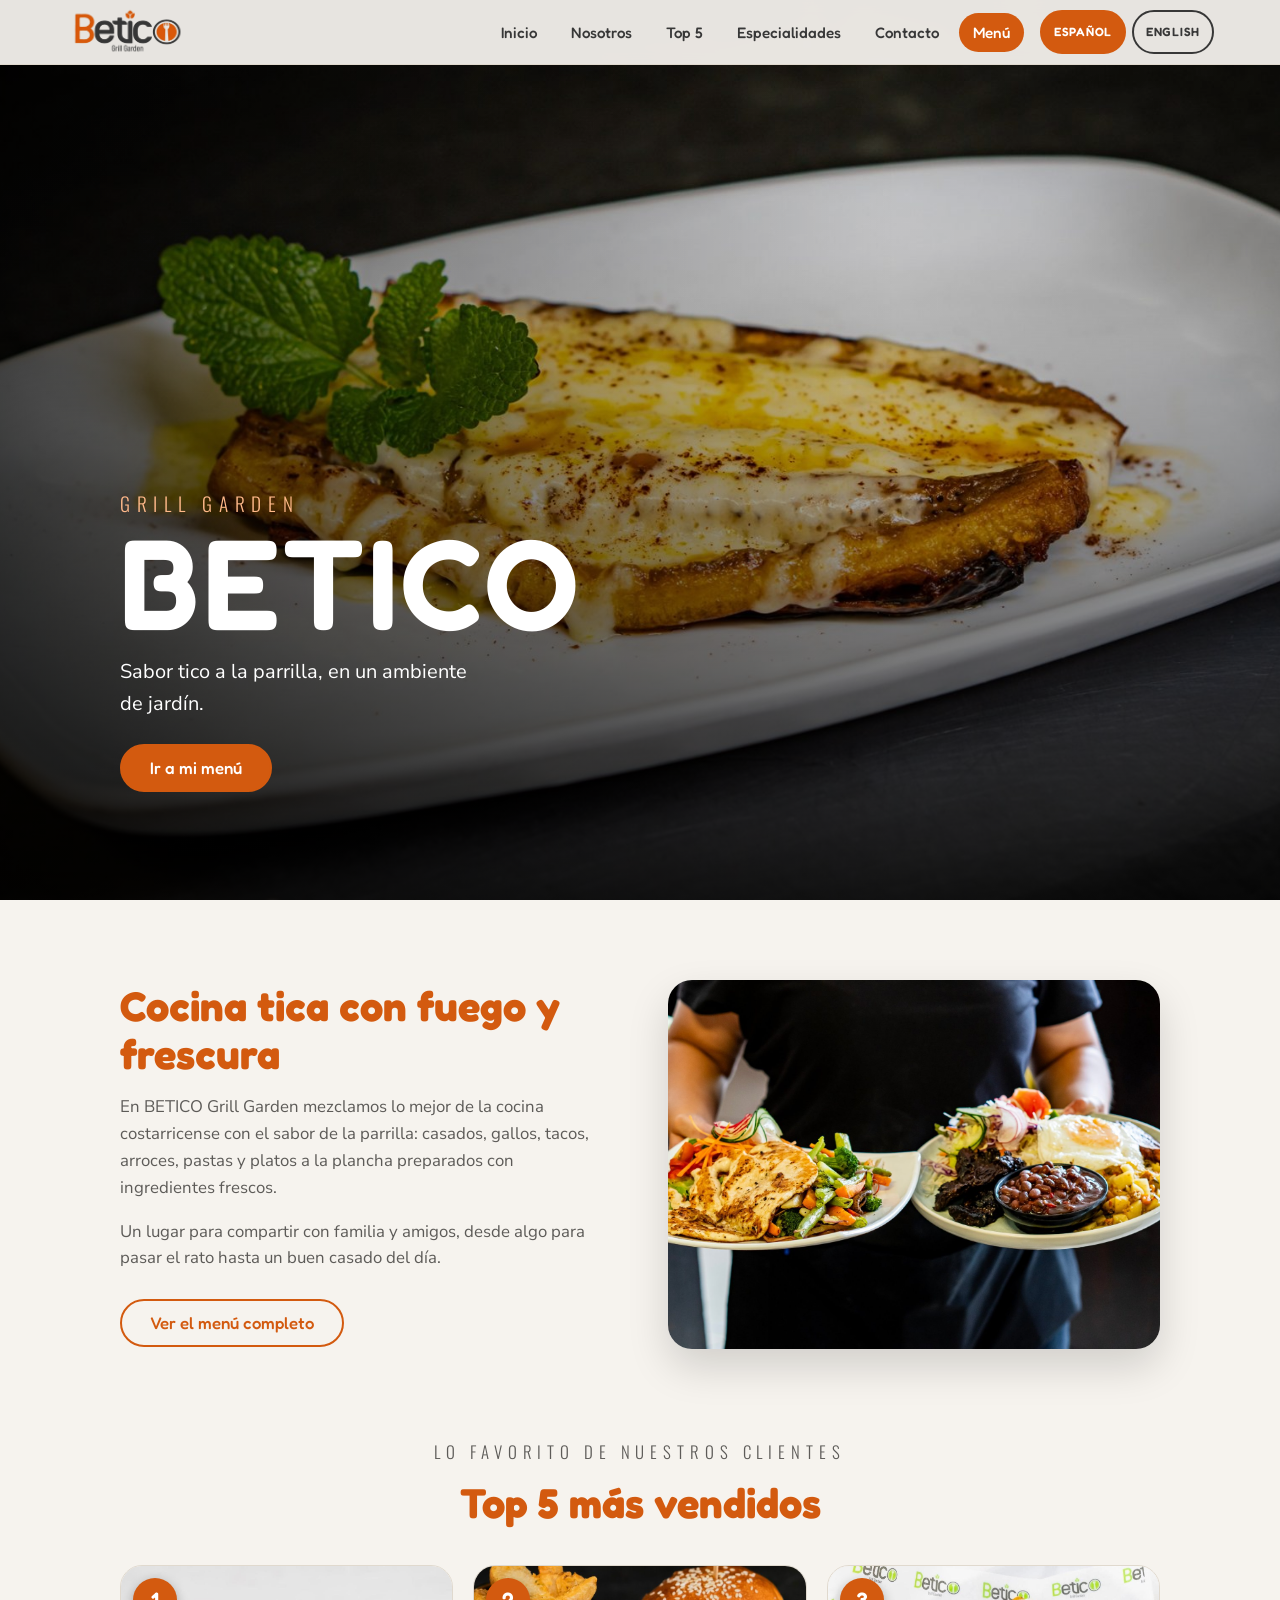
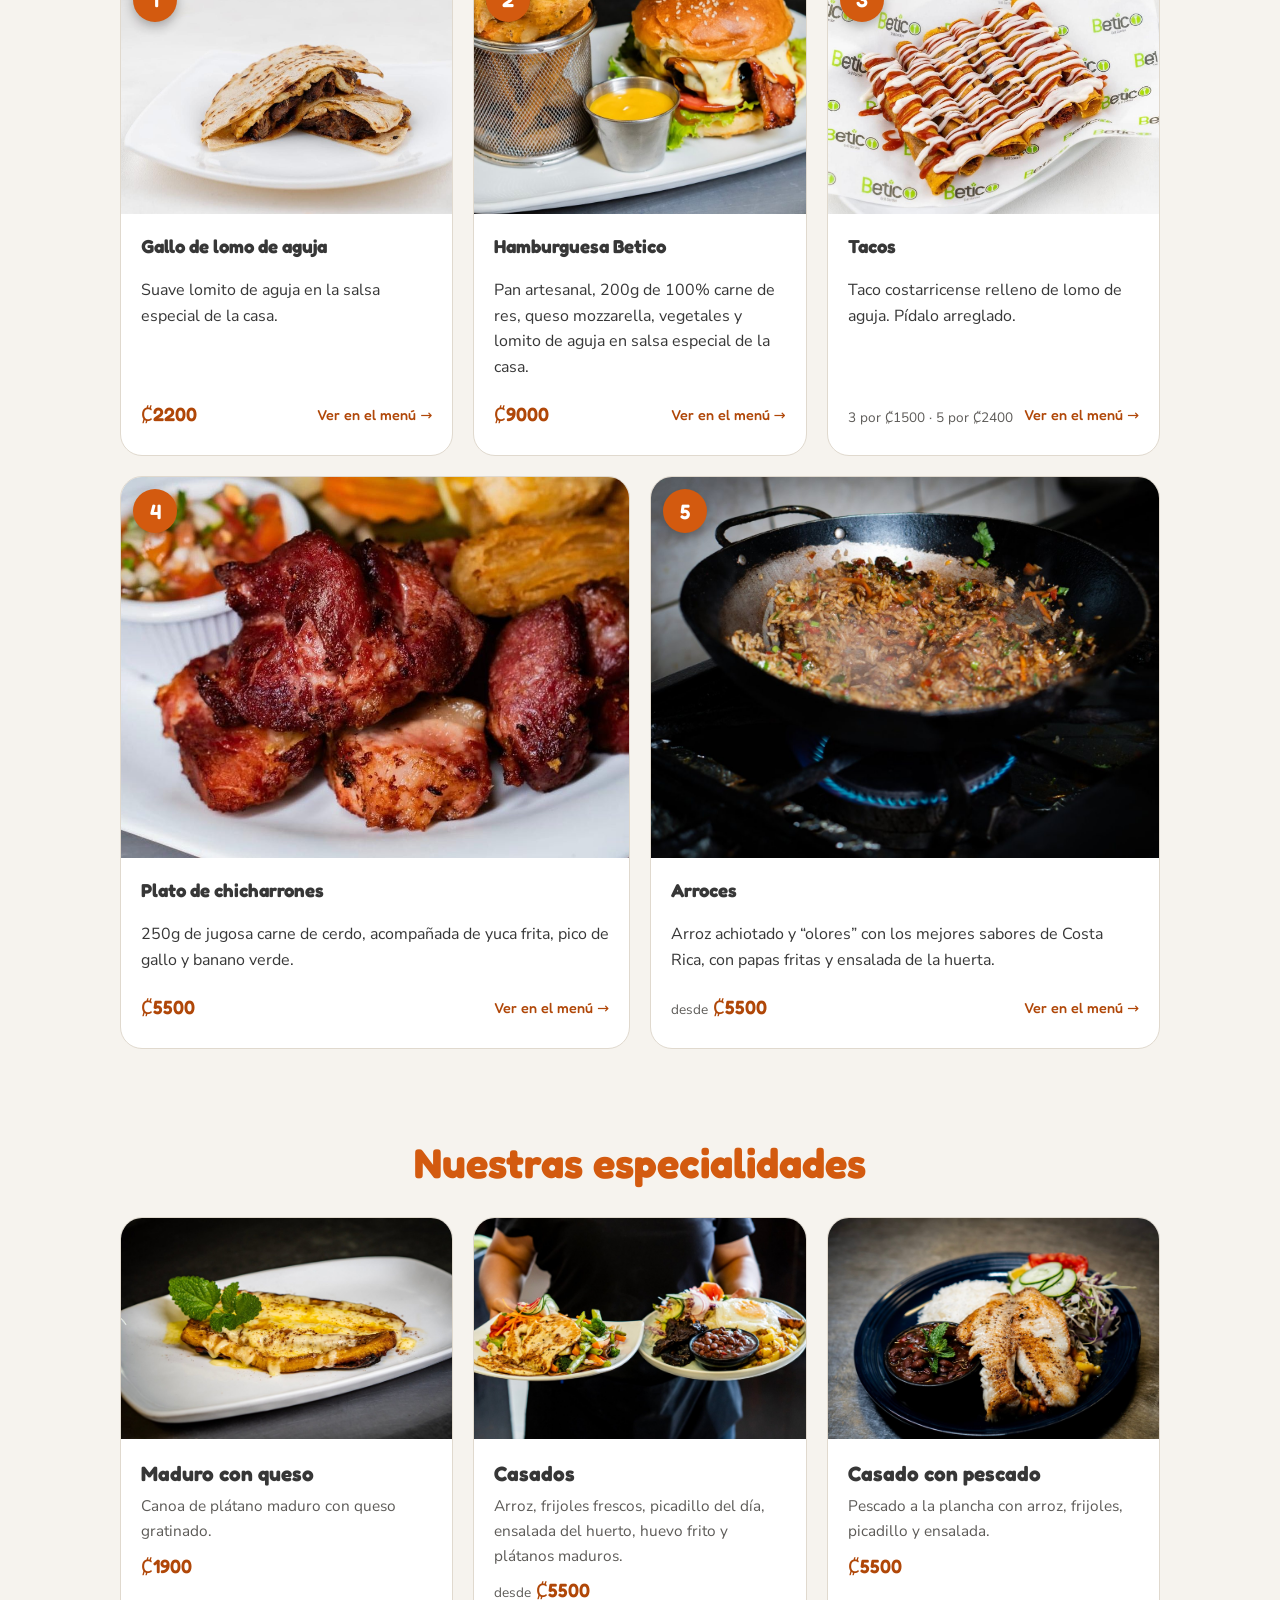
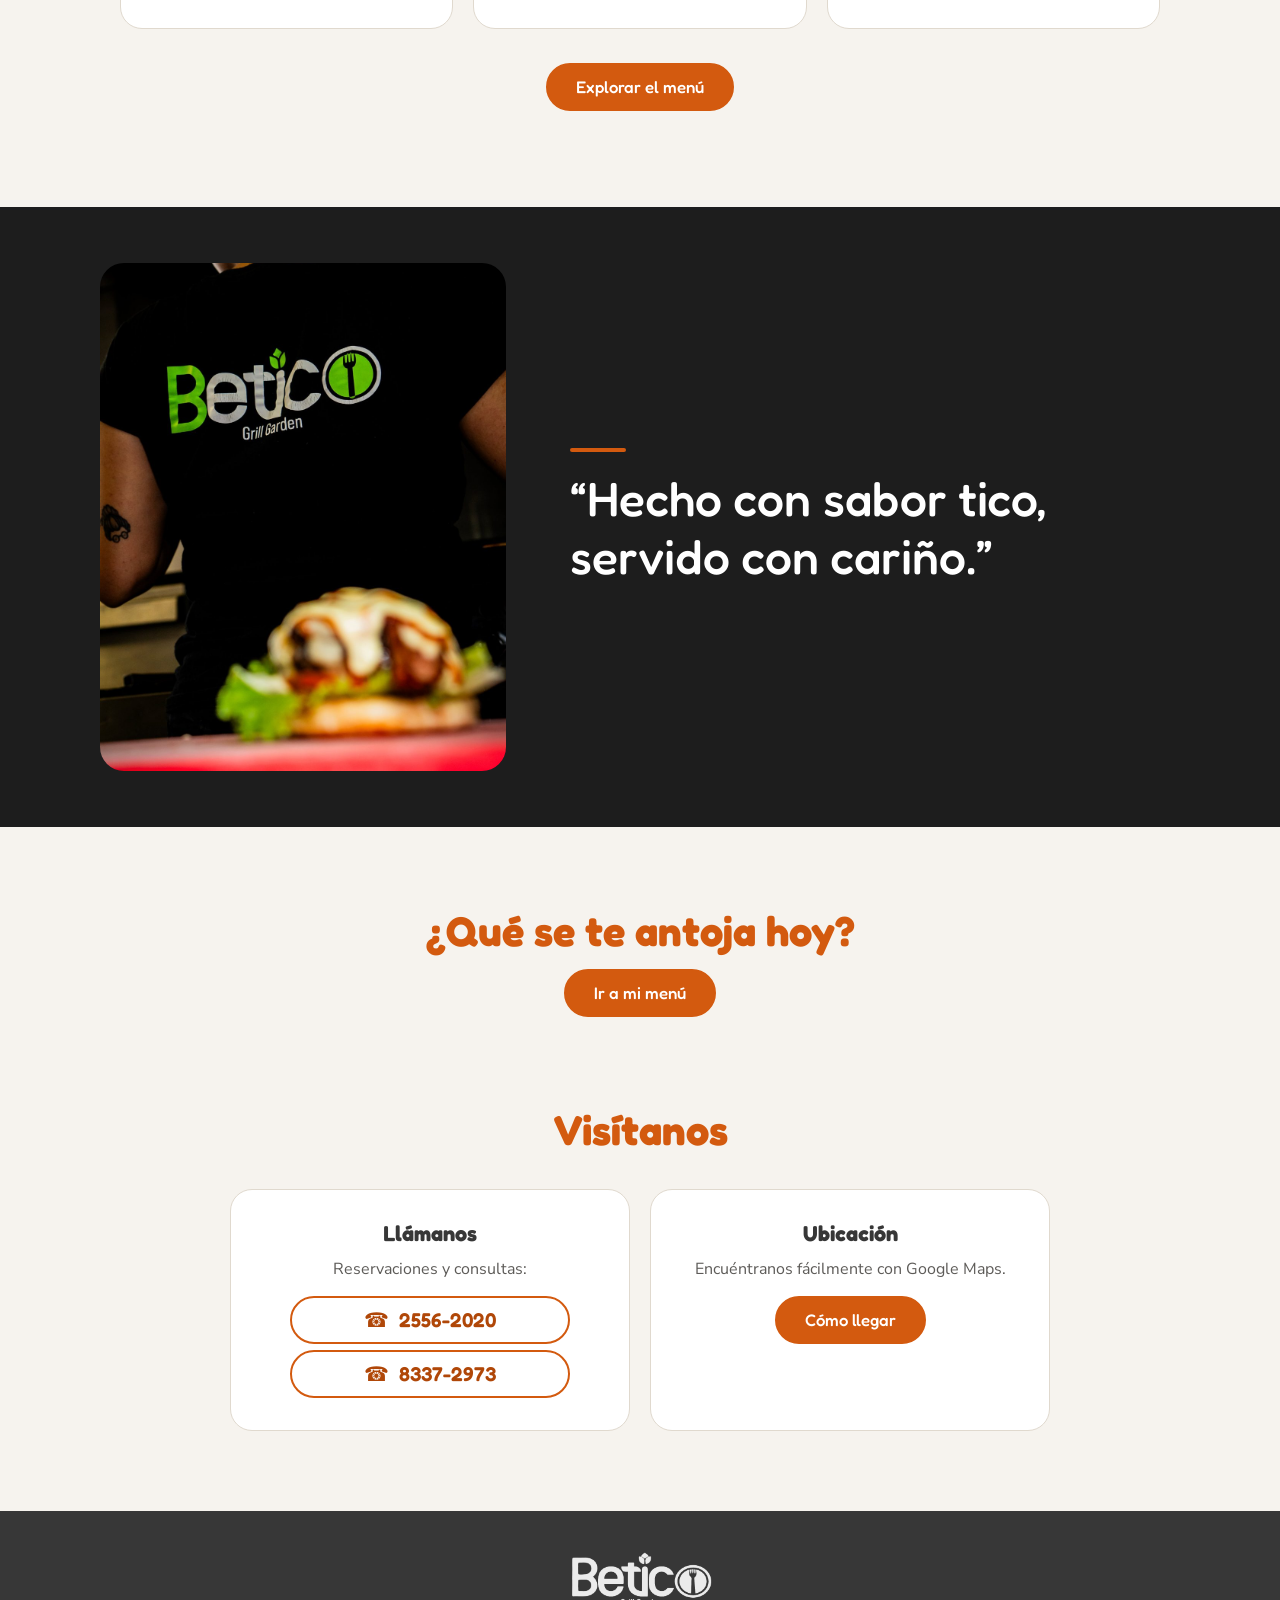
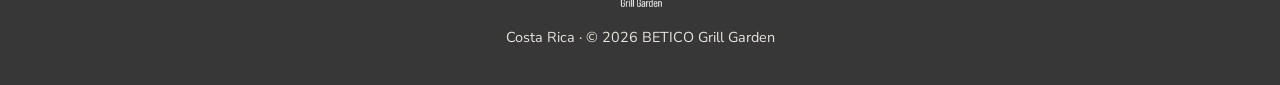
<file: index.html>
<!DOCTYPE html>
<html lang="es">
<head>
  <meta charset="utf-8">
  <meta name="viewport" content="width=device-width, initial-scale=1">
  <title>BETICO Grill Garden</title>
  <meta name="description" content="BETICO Grill Garden: cocina costarricense a la parrilla en un ambiente de jardín.">
  <meta name="theme-color" content="#d35a0f">
  <link rel="icon" href="assets/logo.png">
  <link rel="preconnect" href="https://fonts.googleapis.com">
  <link rel="preconnect" href="https://fonts.gstatic.com" crossorigin>
  <link href="https://fonts.googleapis.com/css2?family=Fredoka:wght@400;500;600&family=Oswald:wght@300;400&family=Nunito+Sans:wght@400;600;700&display=swap" rel="stylesheet">
  <link rel="stylesheet" href="home.css">
</head>
<body>
  <header class="bar" id="bar">
    <div class="bar-in">
      <a class="brand" href="#inicio" aria-label="BETICO Grill Garden"><img src="assets/logo-transparent.png" alt="BETICO Grill Garden" width="1024" height="439"></a>
      <nav class="links" aria-label="Principal">
        <a href="#inicio" data-i="nav_home">Inicio</a>
        <a href="#nosotros" data-i="nav_about">Nosotros</a>
        <a href="#top5" data-i="nav_top">Top 5</a>
        <a href="#especialidades" data-i="nav_spec">Especialidades</a>
        <a href="#contacto" data-i="nav_contact">Contacto</a>
        <a href="menu.html" class="menu-link" data-menu data-i="nav_menu">Menú</a>
      </nav>
      <div class="lang" role="group" aria-label="Idioma / Language">
        <button type="button" class="lang-btn" data-lang="es" aria-pressed="true">ESPAÑOL</button>
        <button type="button" class="lang-btn" data-lang="en" aria-pressed="false">ENGLISH</button>
      </div>
    </div>
  </header>

  <main>
    <section class="hero" id="inicio">
      <img src="images/maduro-con-queso.jpg" alt="Maduro con queso gratinado con hoja de menta" fetchpriority="high">
      <div class="hero-shade"></div>
      <div class="hero-txt">
        <p class="eyebrow" data-i="hero_eyebrow">Grill Garden</p>
        <h1>BETICO</h1>
        <p class="tag" data-i="hero_tag">Sabor tico a la parrilla, en un ambiente de jardín.</p>
        <a class="btn" href="menu.html" data-menu data-i="btn_menu">Ir a mi menú</a>
      </div>
    </section>

    <section class="about" id="nosotros">
      <div class="wrap two">
        <div class="about-txt">
          <h2 data-i="about_h">Cocina tica con fuego y frescura</h2>
          <p data-i="about_p1">En BETICO Grill Garden mezclamos lo mejor de la cocina costarricense con el sabor de la parrilla: casados, gallos, tacos, arroces, pastas y platos a la plancha preparados con ingredientes frescos.</p>
          <p data-i="about_p2">Un lugar para compartir con familia y amigos, desde algo para pasar el rato hasta un buen casado del día.</p>
          <a class="btn ghost" href="menu.html" data-menu data-i="btn_menu2">Ver el menú completo</a>
        </div>
        <figure class="photo"><img src="images/casados-plancha.jpg" alt="Casado con carne y plato de pollo a la plancha con vegetales" loading="lazy"></figure>
      </div>
    </section>

    <section class="top5" id="top5">
      <div class="wrap">
        <p class="eyebrow dark" data-i="top_eb">Lo favorito de nuestros clientes</p>
        <h2 class="center" data-i="top_h">Top 5 más vendidos</h2>
        <div class="top-grid">
          <article class="top-card n1">
            <figure class="cimg"><img src="images/gallo-lomo-aguja.jpg" alt="" style="object-position:25% 60%" loading="lazy" onerror="this.style.display='none'"><span class="rank" aria-label="Top 1">1</span></figure>
            <div class="card-b"><h3 data-i="t1_t">Gallo de lomo de aguja</h3><p data-i="t1_p">Suave lomito de aguja en la salsa especial de la casa.</p><div class="top-foot"><span class="price">₡2200</span><a class="more" href="menu.html#cat-2" data-menu data-i="more">Ver en el menú →</a></div></div>
          </article>
          <article class="top-card n2">
            <figure class="cimg"><img src="images/hamburguesa-betico.jpg" alt="" style="object-position:62% 55%" loading="lazy" onerror="this.style.display='none'"><span class="rank" aria-label="Top 2">2</span></figure>
            <div class="card-b"><h3 data-i="t2_t">Hamburguesa Betico</h3><p data-i="t2_p">Pan artesanal, 200g de 100% carne de res, queso mozzarella, vegetales y lomito de aguja en salsa especial de la casa.</p><div class="top-foot"><span class="price">₡9000</span><a class="more" href="menu.html#cat-1" data-menu data-i="more">Ver en el menú →</a></div></div>
          </article>
          <article class="top-card n3">
            <figure class="cimg"><img src="images/tacos.jpg" alt="" style="object-position:35% 60%" loading="lazy" onerror="this.style.display='none'"><span class="rank" aria-label="Top 3">3</span></figure>
            <div class="card-b"><h3 data-i="t3_t">Tacos</h3><p data-i="t3_p">Taco costarricense relleno de lomo de aguja. Pídalo arreglado.</p><div class="top-foot"><span class="price"><small data-i="tacos_pr">3 por ₡1500 · 5 por ₡2400</small></span><a class="more" href="menu.html#cat-3" data-menu data-i="more">Ver en el menú →</a></div></div>
          </article>
          <article class="top-card n4">
            <figure class="cimg"><img src="images/chicharrones.jpg" alt="" style="object-position:45% 50%" loading="lazy" onerror="this.style.display='none'"><span class="rank" aria-label="Top 4">4</span></figure>
            <div class="card-b"><h3 data-i="t4_t">Plato de chicharrones</h3><p data-i="t4_p">250g de jugosa carne de cerdo, acompañada de yuca frita, pico de gallo y banano verde.</p><div class="top-foot"><span class="price">₡5500</span><a class="more" href="menu.html#cat-1" data-menu data-i="more">Ver en el menú →</a></div></div>
          </article>
          <article class="top-card n5">
            <figure class="cimg"><img src="images/arroz-wok.jpg" alt="" style="object-position:50% 55%" loading="lazy" onerror="this.style.display='none'"><span class="rank" aria-label="Top 5">5</span></figure>
            <div class="card-b"><h3 data-i="t5_t">Arroces</h3><p data-i="t5_p">Arroz achiotado y “olores” con los mejores sabores de Costa Rica, con papas fritas y ensalada de la huerta.</p><div class="top-foot"><span class="price"><small data-i="from">desde</small> ₡5500</span><a class="more" href="menu.html#cat-8" data-menu data-i="more">Ver en el menú →</a></div></div>
          </article>
        </div>
      </div>
    </section>

    <section class="spec" id="especialidades">
      <div class="wrap">
        <h2 class="center" data-i="spec_h">Nuestras especialidades</h2>
        <div class="cards">
          <article class="card">
            <img src="images/maduro-con-queso.jpg" alt="Maduro con queso" loading="lazy">
            <div class="card-b"><h3 data-i="c1_t">Maduro con queso</h3><p data-i="c1_p">Canoa de plátano maduro con queso gratinado.</p><span class="price">₡1900</span></div>
          </article>
          <article class="card">
            <img src="images/casados-plancha.jpg" alt="Casados" loading="lazy">
            <div class="card-b"><h3 data-i="c2_t">Casados</h3><p data-i="c2_p">Arroz, frijoles frescos, picadillo del día, ensalada del huerto, huevo frito y plátanos maduros.</p><span class="price"><small data-i="from">desde</small> ₡5500</span></div>
          </article>
          <article class="card">
            <img src="images/casado-pescado.jpg" alt="Casado con pescado a la plancha" loading="lazy">
            <div class="card-b"><h3 data-i="c3_t">Casado con pescado</h3><p data-i="c3_p">Pescado a la plancha con arroz, frijoles, picadillo y ensalada.</p><span class="price">₡5500</span></div>
          </article>
        </div>
        <p class="center"><a class="btn" href="menu.html" data-menu data-i="btn_menu3">Explorar el menú</a></p>
      </div>
    </section>

    <section class="band">
      <div class="band-in">
        <img src="images/camiseta-betico-hamburguesa.jpg" alt="Equipo de BETICO con una hamburguesa en primer plano" loading="lazy">
        <blockquote data-i="quote">“Hecho con sabor tico, servido con cariño.”</blockquote>
      </div>
    </section>

    <section class="cta">
      <h2 data-i="cta_h">¿Qué se te antoja hoy?</h2>
      <a class="btn" href="menu.html" data-menu data-i="btn_menu">Ir a mi menú</a>
    </section>
    <section class="visit" id="contacto">
      <div class="wrap">
        <h2 class="center" data-i="visit_h">Visítanos</h2>
        <div class="visit-grid">
          <div class="vcard">
            <h3 data-i="phone_h">Llámanos</h3>
            <p data-i="phone_p">Reservaciones y consultas:</p>
            <a class="phone" href="tel:+50625562020"><span aria-hidden="true">☎</span> 2556-2020</a>
            <a class="phone" href="tel:+50683372973"><span aria-hidden="true">☎</span> 8337-2973</a>
          </div>
          <div class="vcard">
            <h3 data-i="loc_h">Ubicación</h3>
            <p data-i="loc_p">Encuéntranos fácilmente con Google Maps.</p>
            <a class="btn" href="https://maps.app.goo.gl/aE7FMrDNmDsr4XmG9?g_st=ic" target="_blank" rel="noopener" data-i="loc_btn">Cómo llegar</a>
          </div>
        </div>
      </div>
    </section>

  </main>

  <footer class="foot">
    <img src="assets/logo-transparent.png" alt="BETICO Grill Garden" width="160">
    <p>Costa Rica · © 2026 BETICO Grill Garden</p>
  </footer>
  <script src="home.js"></script>
</body>
</html>
</file>
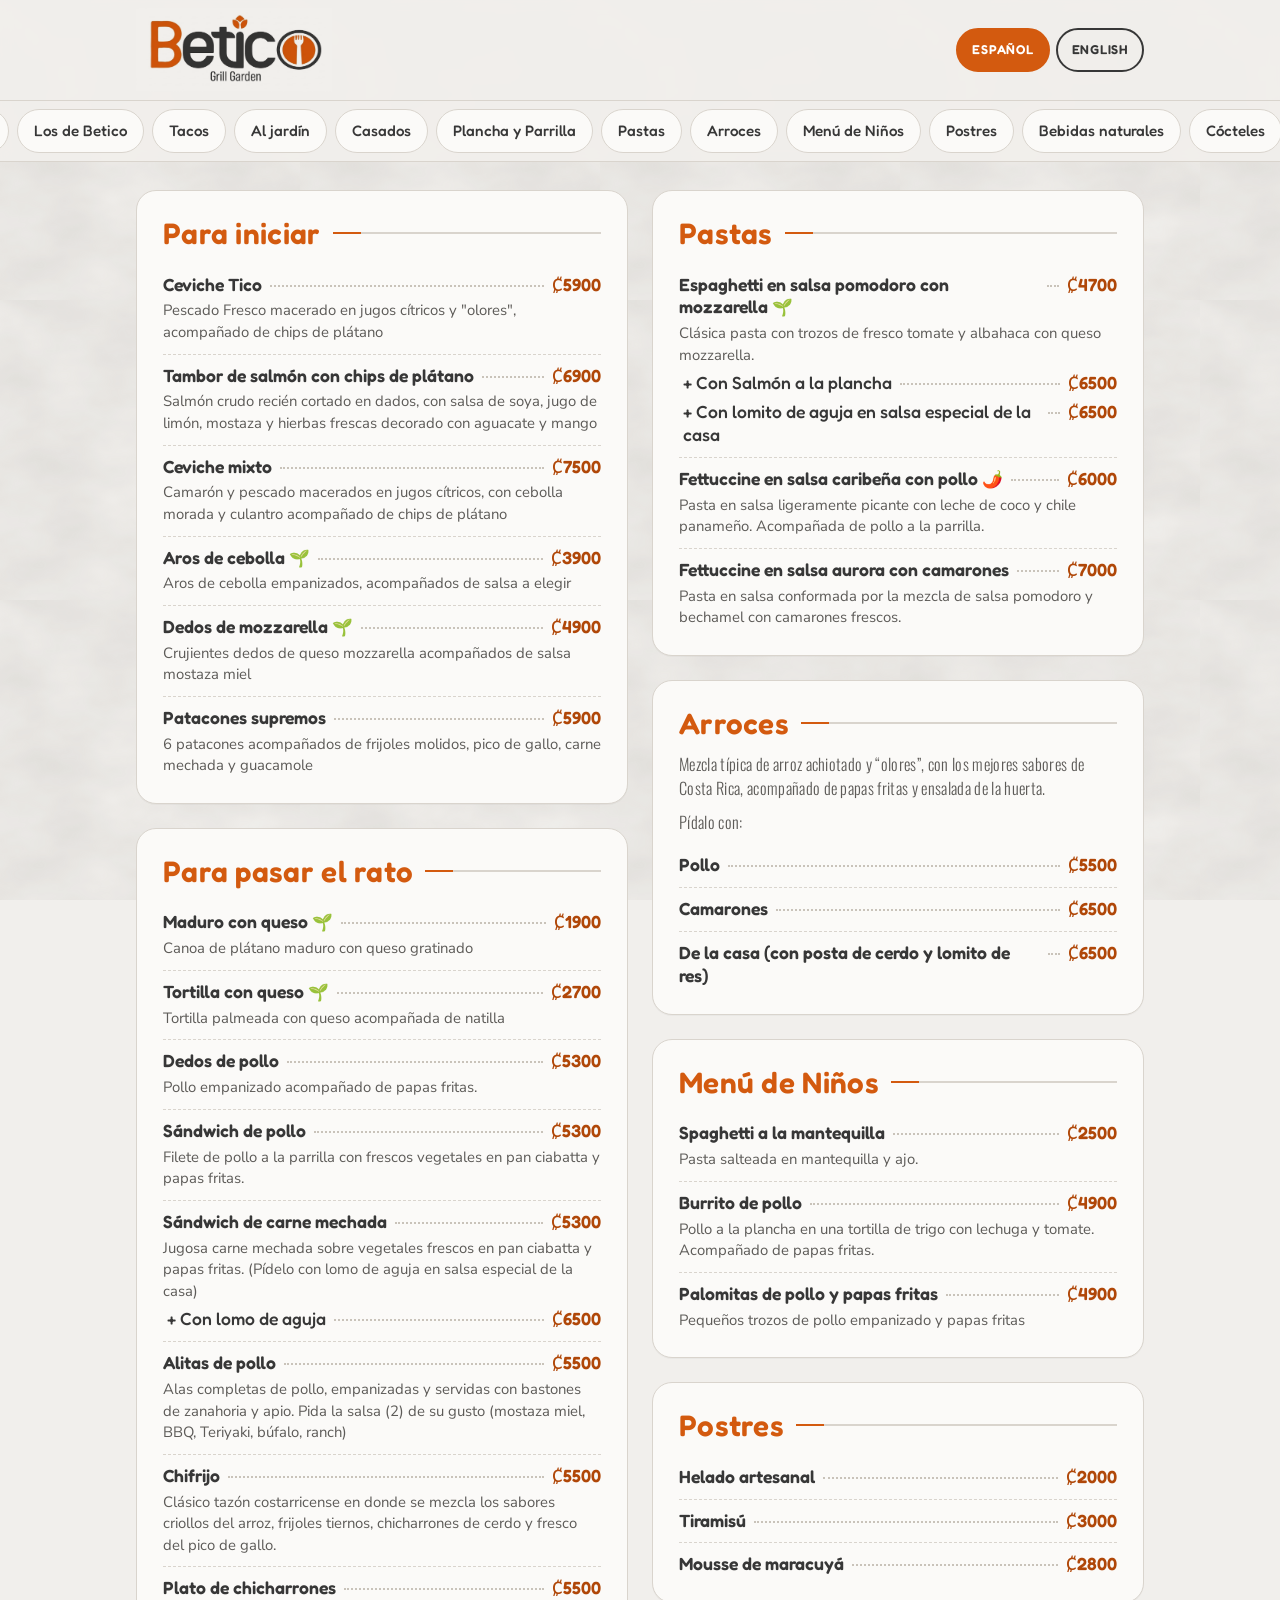
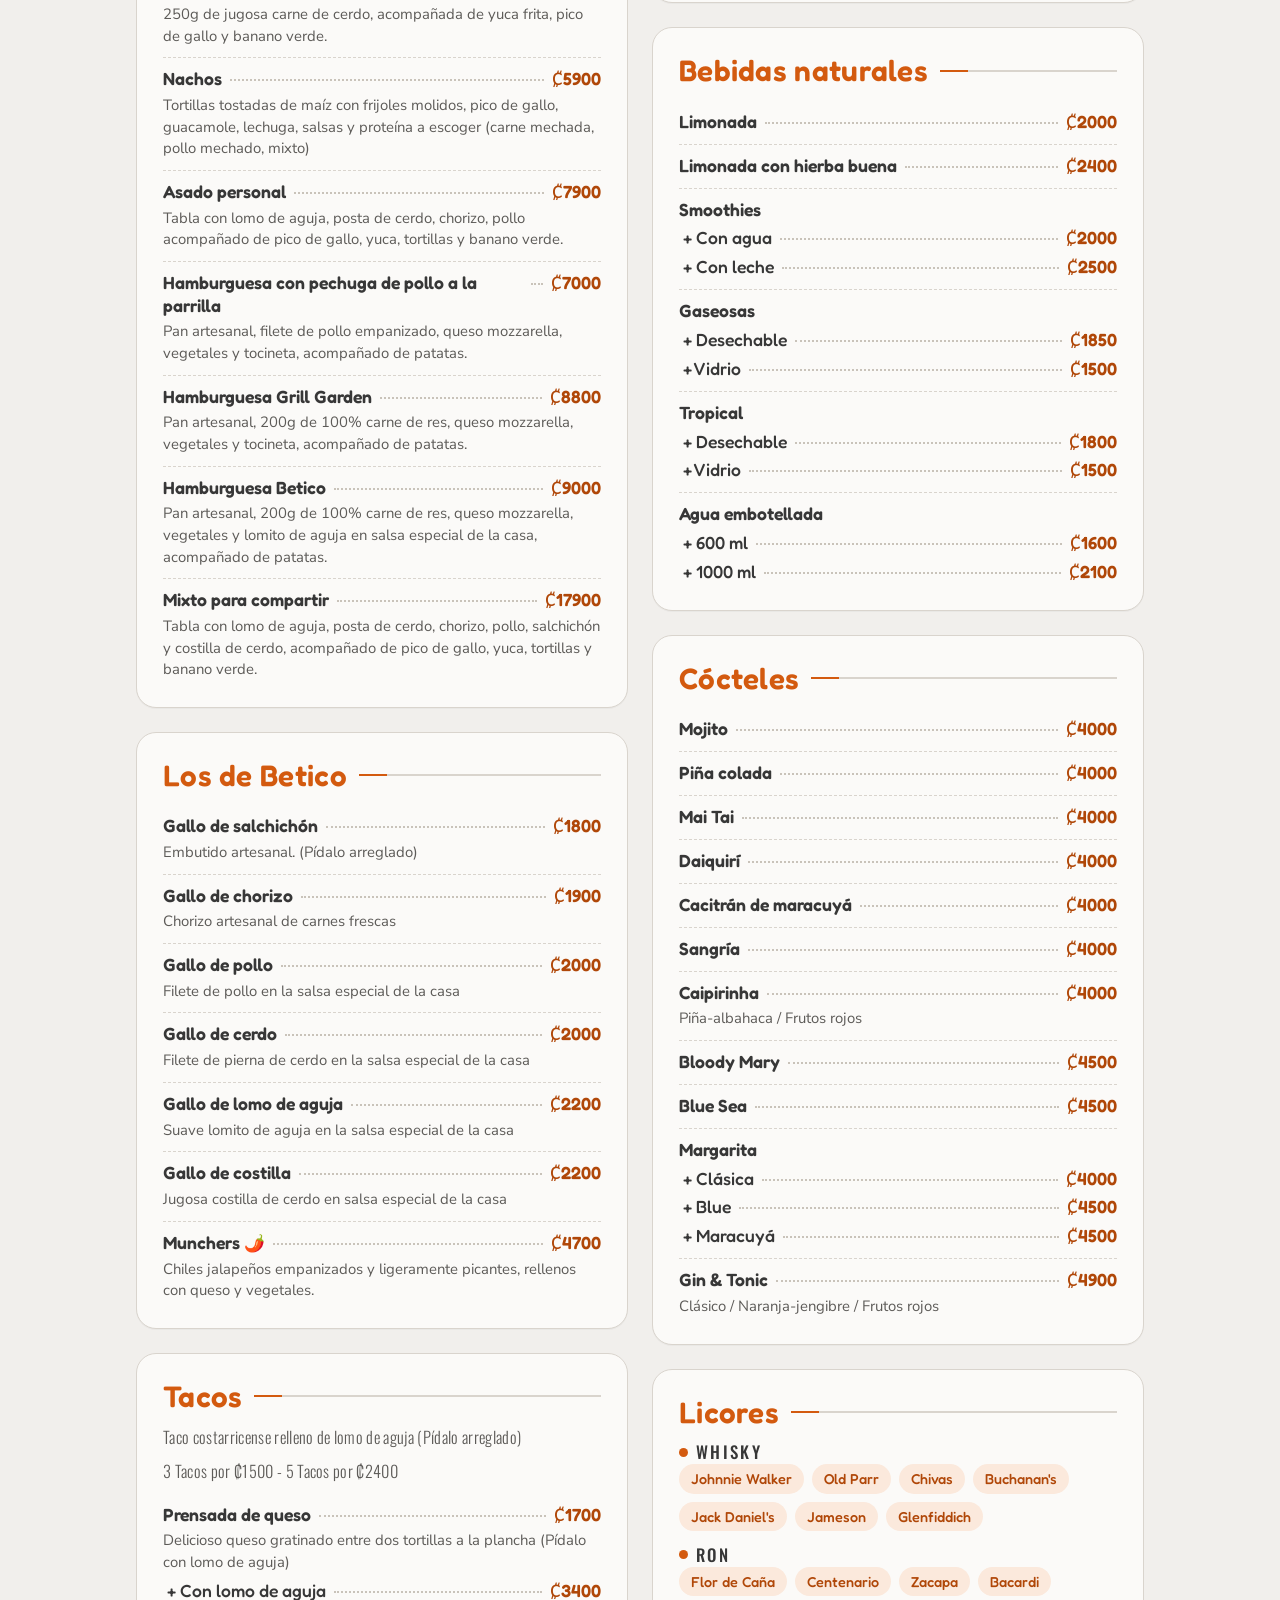
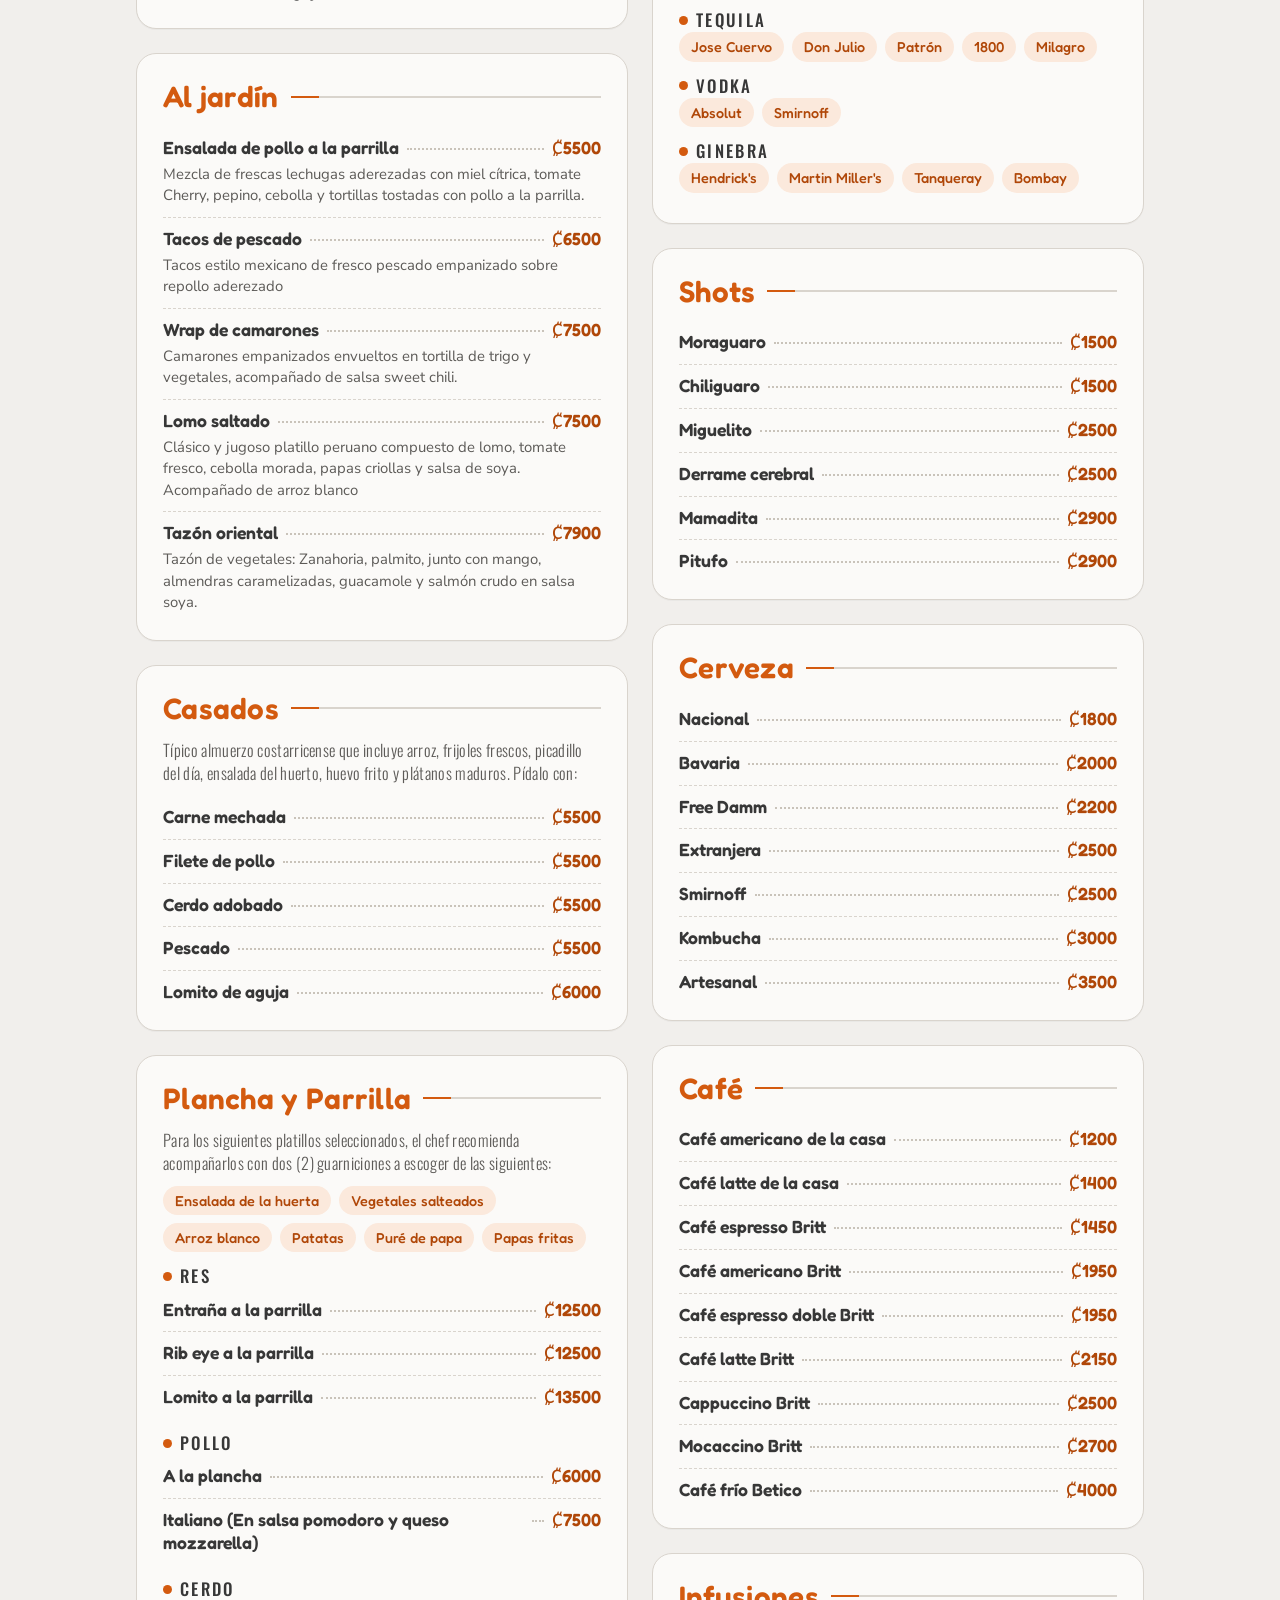
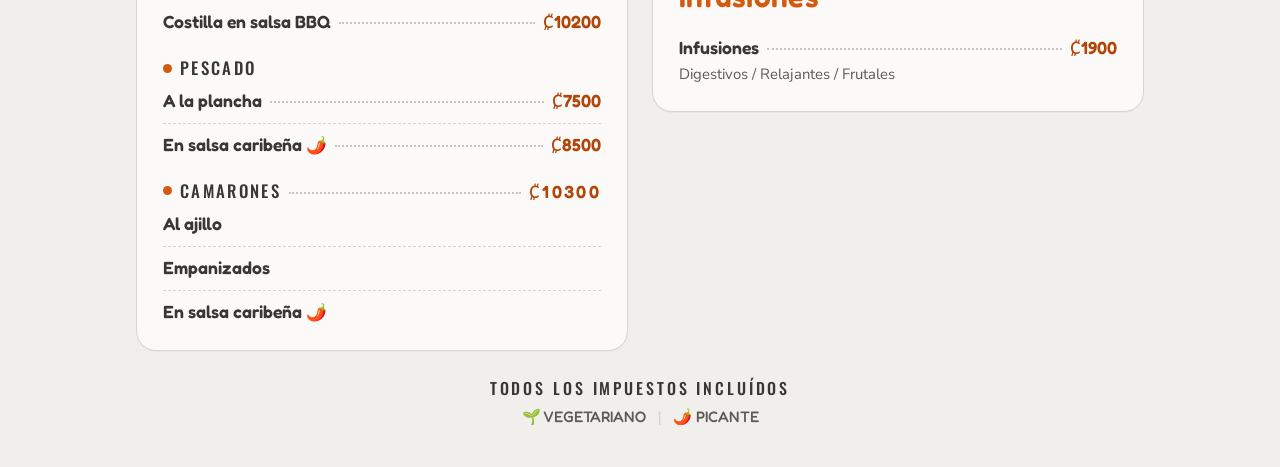
<file: menu.html>
<!DOCTYPE html>
<html lang="es">
<head>
  <meta charset="utf-8">
  <meta name="viewport" content="width=device-width, initial-scale=1">
  <title>BETICO Grill Garden · Menú</title>
  <meta name="description" content="Menú digital de BETICO Grill Garden / Digital menu">
  <meta name="theme-color" content="#d35a0f">
  <link rel="icon" href="assets/logo.png">
  <link rel="preconnect" href="https://fonts.googleapis.com">
  <link rel="preconnect" href="https://fonts.gstatic.com" crossorigin>
  <link href="https://fonts.googleapis.com/css2?family=Fredoka:wdth,wght@75..125,400..700&family=Oswald:wght@300;400&family=Nunito+Sans:wght@400;600;700&display=swap" rel="stylesheet">
  <link rel="stylesheet" href="styles.css">
</head>
<body>
  <header class="top">
    <div class="top-inner">
      <a class="brand" href="index.html" aria-label="BETICO Grill Garden">
        <img src="assets/logo.png" alt="BETICO Grill Garden" width="1024" height="439">
      </a>
      <div class="lang" role="group" aria-label="Idioma / Language">
        <button type="button" class="lang-btn" data-lang="es" aria-pressed="true">ESPAÑOL</button>
        <button type="button" class="lang-btn" data-lang="en" aria-pressed="false">ENGLISH</button>
      </div>
    </div>
    <nav class="cats" id="cats" aria-label="Categorías"><ul id="catList"></ul></nav>
  </header>

  <main id="menu" class="menu"></main>

  <footer class="foot">
    <p id="taxNote" class="tax"></p>
    <p class="legend"><span class="sym" aria-hidden="true">🌱</span> <span id="legVeg"></span> <span class="sep">|</span> <span class="sym" aria-hidden="true">🌶️</span> <span id="legSpicy"></span></p>
  </footer>

  <script src="menu-data.js"></script>
  <script src="app.js"></script>
</body>
</html>
</file>
<file: home.css>
:root{--orange:#d35a0f;--orange-d:#b04708;--ink:#373737;--soft:#5d5b58;--paper:#f6f3ee;--card:#fff;--line:#e0d9ce;
--head:'Fredoka','Nunito Sans',system-ui,sans-serif;--cond:'Oswald','Arial Narrow',sans-serif;--body:'Nunito Sans',system-ui,sans-serif}
*{box-sizing:border-box}html{scroll-behavior:smooth;scroll-padding-top:76px}
body{margin:0;background:var(--paper);color:var(--ink);font:400 1rem/1.6 var(--body)}
img{max-width:100%;display:block}
.wrap{max-width:1080px;margin:0 auto;padding:0 20px}
.center{text-align:center}
h1,h2,h3{font-family:var(--head);margin:0}
.bar{position:fixed;inset:0 0 auto 0;z-index:30;background:rgba(246,243,238,.94);backdrop-filter:blur(8px);border-bottom:1px solid var(--line)}
.bar-in{max-width:1180px;margin:0 auto;padding:6px 16px;display:flex;align-items:center;gap:16px}
.brand img{height:52px;width:auto;}
.links{display:flex;gap:6px;margin-left:auto}
.links a{padding:10px 14px;border-radius:999px;text-decoration:none;color:var(--ink);font:500 .95rem var(--head)}
.links a:hover{color:var(--orange)}
.links .menu-link{background:var(--orange);color:#fff}.links .menu-link:hover{background:var(--orange-d);color:#fff}
.lang{display:flex;gap:6px}
.lang-btn{font:600 .75rem/1 var(--head);letter-spacing:.06em;min-height:44px;padding:0 12px;border-radius:999px;border:2px solid var(--ink);background:transparent;color:var(--ink);cursor:pointer}
.lang-btn[aria-pressed="true"]{background:var(--orange);border-color:var(--orange);color:#fff}
a:focus-visible,button:focus-visible{outline:3px solid var(--ink);outline-offset:2px}
.hero{position:relative;min-height:100svh;display:grid;align-items:end;color:#fff;overflow:hidden;background:#1d1d1d}
.hero>img{position:absolute;inset:0;width:100%;height:100%;object-fit:cover;object-position:60% 50%}
.hero-shade{position:absolute;inset:0;background:linear-gradient(0deg,rgba(0,0,0,.78),rgba(0,0,0,.15) 65%),linear-gradient(90deg,rgba(0,0,0,.55),transparent 70%)}
.hero-txt{position:relative;max-width:1080px;margin:0 auto;width:100%;padding:120px 20px 12vh}
.eyebrow{margin:0;font:300 1.2rem var(--cond);letter-spacing:.35em;text-transform:uppercase;color:#ffb98a}
.hero h1{font-size:clamp(3.6rem,13vw,8rem);line-height:1;font-weight:600;letter-spacing:.02em}
.tag{max-width:30ch;font-size:1.25rem;margin:10px 0 24px}
.btn{display:inline-flex;align-items:center;justify-content:center;min-height:48px;padding:0 28px;border-radius:999px;background:var(--orange);color:#fff;text-decoration:none;font:500 1.05rem var(--head);border:2px solid var(--orange);transition:background .15s}
.btn:hover{background:var(--orange-d);border-color:var(--orange-d)}
.btn.ghost{background:transparent;color:var(--orange)}.btn.ghost:hover{background:var(--orange);color:#fff}
section{scroll-margin-top:70px}
.about{padding:80px 0}
.two{display:grid;gap:32px;align-items:center}
.about h2,.spec h2,.cta h2{font-size:clamp(1.8rem,5vw,2.6rem);color:var(--orange);line-height:1.15;margin-bottom:14px}
.about p{color:var(--soft);font-size:1.05rem}
.about .btn{margin-top:10px}
.photo{margin:0}.photo img{width:100%;aspect-ratio:4/3;object-fit:cover;border-radius:24px;box-shadow:0 18px 40px rgba(0,0,0,.15)}
.top5{padding:10px 0 70px}.top5 h2{font-size:clamp(1.8rem,5vw,2.6rem);color:var(--orange);margin-bottom:28px}
.eyebrow.dark{color:var(--soft);text-align:center;margin-bottom:6px;font-size:1.05rem}
.top-grid{display:grid;gap:20px}
.top-card{background:var(--card);border:1px solid var(--line);border-radius:22px;overflow:hidden;display:flex;flex-direction:column}
.cimg{position:relative;margin:0;aspect-ratio:4/3;background:#efe6dc url(assets/logo-transparent.png) center/42% no-repeat;overflow:hidden}
.cimg img{position:absolute;inset:0;width:100%;height:100%;object-fit:cover}
.rank{position:absolute;top:12px;left:12px;width:44px;height:44px;border-radius:50%;background:var(--orange);color:#fff;display:grid;place-items:center;font:600 1.3rem var(--head);box-shadow:0 4px 12px rgba(0,0,0,.3)}
.top-card .card-b{display:flex;flex-direction:column;flex:1}
.top-foot{margin-top:auto;display:flex;align-items:center;justify-content:space-between;gap:10px;flex-wrap:wrap}
.more{font:500 .9rem var(--head);color:var(--orange-d);text-decoration:none;padding:10px 0}.more:hover{text-decoration:underline}
.spec{padding:20px 0 80px}
.spec h2{margin-bottom:30px}
.cards{display:grid;gap:20px;margin-bottom:34px}
.card{background:var(--card);border:1px solid var(--line);border-radius:22px;overflow:hidden}
.card img{width:100%;aspect-ratio:3/2;object-fit:cover}
.card-b{padding:18px 20px 22px}.card h3{font-size:1.3rem;margin-bottom:4px}
.card p{margin:0 0 10px;color:var(--soft);font-size:.96rem}
.price{font:600 1.2rem var(--head);color:var(--orange-d)}.price small{font:400 .85rem var(--body);color:var(--soft)}
.band{background:#1d1d1d;padding:56px 20px}
.band-in{max-width:1080px;margin:0 auto;display:grid;gap:28px;align-items:center}
.band img{width:100%;max-height:520px;aspect-ratio:4/5;object-fit:cover;object-position:50% 40%;border-radius:24px}
.band blockquote{margin:0;color:#fff;font:500 clamp(1.7rem,5vw,3rem)/1.2 var(--head)}
.band blockquote::before{content:"";display:block;width:56px;height:4px;background:var(--orange);margin-bottom:18px;border-radius:2px}
.cta{padding:80px 20px;text-align:center}
.visit{padding:0 0 80px}.visit h2{font-size:clamp(1.8rem,5vw,2.6rem);color:var(--orange);margin-bottom:26px}
.visit-grid{display:grid;gap:20px;max-width:820px;margin:0 auto}
.vcard{background:var(--card);border:1px solid var(--line);border-radius:22px;padding:26px 24px;text-align:center}
.vcard h3{font-size:1.35rem;margin-bottom:6px}.vcard p{margin:0 0 14px;color:var(--soft)}
.phone{display:flex;align-items:center;justify-content:center;gap:10px;min-height:48px;margin:6px auto;max-width:280px;border-radius:999px;border:2px solid var(--orange);color:var(--orange-d);text-decoration:none;font:600 1.25rem var(--head)}
.phone:hover{background:var(--orange);color:#fff}
.foot{background:var(--ink);color:#e8e4de;text-align:center;padding:36px 20px}
.foot img{margin:0 auto 10px;filter:brightness(0) invert(1);opacity:.9}.foot p{margin:0;font-size:.9rem}
@media(min-width:760px){
 .visit-grid{grid-template-columns:1fr 1fr}
 .top-grid{grid-template-columns:repeat(6,1fr)}.top-card{grid-column:span 2}.top-card.n4,.top-card.n5{grid-column:span 3}
 .two{grid-template-columns:1fr 1fr;gap:56px}.cards{grid-template-columns:repeat(3,1fr)}
 .hero>img{object-position:50% 50%}
 .band-in{grid-template-columns:.8fr 1.2fr;gap:64px}.band img{aspect-ratio:4/5}
}
@media(max-width:759px){
 .links a:not(.menu-link){display:none}.links{margin-left:auto}
 .brand img{height:44px}.bar-in{gap:8px;padding:6px 10px}
 .links .menu-link{padding:0 14px;min-height:44px;display:flex;align-items:center;font-size:.9rem}
 .lang-btn{padding:0 9px;font-size:.68rem}
}
@media(prefers-reduced-motion:reduce){html{scroll-behavior:auto}}
</file>
<file: styles.css>
:root{
  --orange:#d35a0f; --orange-dark:#b04708; --orange-soft:#fbe9dc;
  --ink:#373737; --ink-soft:#5d5b58; --paper:#f1efec; --card:#fbfaf8; --line:#d9d4cd;
  --head-font:'Fredoka','Nunito Sans','Segoe UI',system-ui,sans-serif;
  --cond-font:'Oswald','Arial Narrow',sans-serif;
  --body-font:'Nunito Sans','Segoe UI',system-ui,sans-serif;
}
*{box-sizing:border-box}
html{scroll-behavior:smooth;-webkit-text-size-adjust:100%}
body{
  margin:0;color:var(--ink);font:400 1rem/1.5 var(--body-font);background-color:var(--paper);
  background-image:
    url("data:image/svg+xml;utf8,<svg xmlns='http://www.w3.org/2000/svg' width='300' height='300'><filter id='n'><feTurbulence type='fractalNoise' baseFrequency='.012 .02' numOctaves='4' seed='7' stitchTiles='stitch'/><feColorMatrix values='0 0 0 0 .35  0 0 0 0 .33  0 0 0 0 .3  0 0 0 .22 0'/></filter><rect width='300' height='300' filter='url(%23n)'/></svg>");
  background-attachment:fixed;
}
.top{position:sticky;top:0;z-index:20;background:rgba(241,239,236,.96);backdrop-filter:blur(6px);border-bottom:1px solid var(--line)}
.top-inner{max-width:1040px;margin:0 auto;padding:8px 16px;display:flex;align-items:center;justify-content:space-between;gap:12px}
.brand img{display:block;height:64px;width:auto;mix-blend-mode:multiply}
.lang{display:flex;gap:6px;flex-shrink:0}
.lang-btn{font:600 .8rem/1 var(--head-font);letter-spacing:.06em;min-height:44px;min-width:44px;padding:0 14px;border-radius:999px;
  border:2px solid var(--ink);background:transparent;color:var(--ink);cursor:pointer;transition:background .15s,color .15s,border-color .15s}
.lang-btn:hover{border-color:var(--orange);color:var(--orange)}
.lang-btn[aria-pressed="true"]{background:var(--orange);border-color:var(--orange);color:#fff}
.lang-btn:focus-visible,.cats a:focus-visible,.brand:focus-visible{outline:3px solid var(--ink);outline-offset:2px}

.cats{overflow-x:auto;scrollbar-width:none;-webkit-overflow-scrolling:touch;border-top:1px solid var(--line)}
.cats::-webkit-scrollbar{display:none}
.cats ul{list-style:none;margin:0 auto;padding:8px 16px;display:flex;gap:8px;width:max-content;min-width:100%;max-width:none}
.cats a{display:flex;align-items:center;min-height:44px;padding:0 16px;border-radius:999px;white-space:nowrap;text-decoration:none;
  font:500 .95rem/1 var(--head-font);color:var(--ink);background:var(--card);border:1.5px solid var(--line)}
.cats a.on{background:var(--ink);border-color:var(--ink);color:#fff}

.menu{max-width:1040px;margin:0 auto;padding:20px 16px 8px;display:grid;gap:20px;grid-template-columns:1fr}
.cat{scroll-margin-top:140px;background:var(--card);border:1px solid var(--line);border-radius:20px;padding:22px 20px 14px;box-shadow:0 1px 0 rgba(0,0,0,.03)}
.cat h2{margin:0 0 14px;font:600 1.6rem/1.1 var(--head-font);color:var(--orange);letter-spacing:.01em;
  display:flex;align-items:center;gap:12px}
.cat h2::after{content:"";flex:1;height:2px;background:linear-gradient(90deg,var(--orange) 0 28px,var(--line) 28px)}
.note{margin:0 0 10px;color:var(--ink-soft);font:300 1.02rem/1.45 var(--cond-font);letter-spacing:.02em}
.items,.sides{list-style:none;margin:0;padding:0}
.item{padding:10px 0;border-bottom:1px dashed var(--line)}
.item:last-child{border-bottom:0}
.row{display:flex;align-items:baseline;gap:8px}
.name{font:600 1.05rem/1.3 var(--head-font);color:var(--ink)}
.dots{flex:1;min-width:12px;border-bottom:2px dotted #c9c3ba;transform:translateY(-4px)}
.price{font:600 1.1rem/1 var(--head-font);color:var(--orange-dark);white-space:nowrap}
.desc{margin:4px 0 0;color:var(--ink-soft);font-size:.93rem;line-height:1.45;max-width:62ch}
.vrow{margin-top:6px;padding-left:4px}
.vrow .name{font-weight:500;color:var(--ink)}
.tags{white-space:nowrap}
.tag{font-size:.95em}
.sides{display:flex;flex-wrap:wrap;gap:8px;margin:2px 0 14px}
.sides li{padding:6px 12px;border-radius:999px;background:var(--orange-soft);color:var(--orange-dark);font:500 .9rem/1.2 var(--head-font)}
.group{margin-top:10px}
.group-title{display:flex;align-items:baseline;gap:8px;margin:14px 0 2px;font:500 1.05rem/1.2 var(--cond-font);letter-spacing:.14em;text-transform:uppercase;color:var(--ink)}
.group-title::before{content:"";width:9px;height:9px;border-radius:50%;background:var(--orange);align-self:center}

.foot{max-width:1040px;margin:0 auto;padding:12px 16px 40px;text-align:center}
.tax{margin:8px 0;font:500 1rem/1.2 var(--cond-font);letter-spacing:.18em;color:var(--ink)}
.legend{margin:0;font:500 .95rem/1.4 var(--head-font);color:var(--ink-soft)}
.legend .sep{margin:0 8px;color:var(--line)}

@media (min-width:720px){
  .brand img{height:84px}
  .menu{display:block;columns:2;column-gap:24px;padding-top:28px}
  .cat{break-inside:avoid;margin-bottom:24px}
  .cat{padding:26px 26px 16px;scroll-margin-top:172px}
  .cat h2{font-size:1.85rem}
}
@media (min-width:1100px){.name{font-size:1.1rem}}
@media (max-width:420px){
  .brand img{height:52px}
  .lang-btn{padding:0 10px;font-size:.72rem}
  .cat{padding:18px 14px 10px;border-radius:16px}
  .menu{padding:14px 10px 4px;gap:14px}
  .cat h2{font-size:1.45rem}
}
@media (prefers-reduced-motion:reduce){html{scroll-behavior:auto}*{transition:none!important}}
</file>
